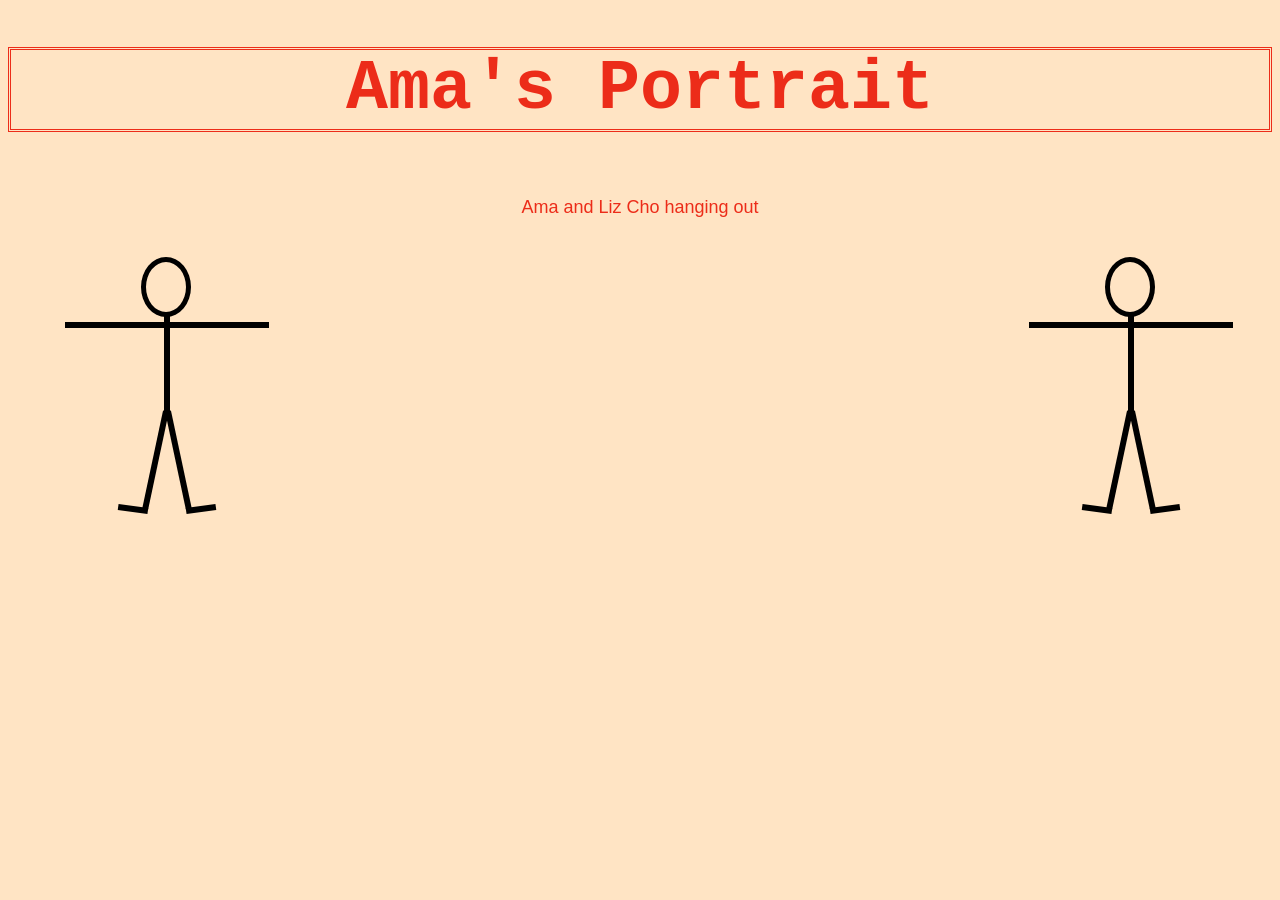
<file: Week04/index.html>
<!DOCTYPE html>
<!-- 
ama achampong
favorite food: fufu https://i.pinimg.com/originals/d1/91/88/d19188f6dcc876c7181db2797e951b70.jpg
favorite movie/show: girls trip & the office & schitts creek & reality tv shows (bachelor & bachelorette)
girls trip: https://m.media-amazon.com/images/M/MV5BMjMwNTEzODUwMV5BMl5BanBnXkFtZTgwNjE5NjA5MjI@._V1_.jpg
schitts creek: https://m.media-amazon.com/images/M/MV5BNWQ1ZmM3MTQtNTVhZC00MWVlLWI5ZjgtYmZiYWQxZjUzZWM0XkEyXkFqcGdeQXVyMzQ2MDI5NjU@._V1_FMjpg_UX1000_.jpg
favorite color: red
majoring in idm and minor in computer science
likes to bake: https://hips.hearstapps.com/hmg-prod.s3.amazonaws.com/images/overhead-view-of-baking-ingredients-and-a-notepad-royalty-free-image-930086476-1546440806.jpg
learning to skateboard: https://res.cloudinary.com/dk-find-out/image/upload/q_80,w_1920,f_auto/MA_00658277_vwlk3l.jpg
should be a private detective/investigator
hopes to be on forbes 30 under 30 https://dg6qn11ynnp6a.cloudfront.net/wp-content/uploads/2021/12/02172609/bevnet_forbes_30under30_thumbnail.jpg
meet liz cho on eyewitness news: https://images.squarespace-cdn.com/content/v1/5dc1c6742286a7136e7dab0e/1574714562740-Z1PUIA71UY96B1ZJZU7L/liz-640x360.png
likes to paint and draw - wants to get into digital art
wants to be a business owner
 -->

 <html>
     <head><title>Ama's Portrait</title>
        <meta name="viewport" content="width=device-width", initial-scale="1.0">
        <link rel="stylesheet" href="styles.css">
        <meta charset="utf-8">
    </head>
    <body class="body">
        <header>
            <h1 class="header1">Ama's Portrait</h1>
        </header>
        <div class="funny"><p>Ama and Liz Cho hanging out</p></div>
            <div class="main">
                <div class="head"></div>
                <div class="torso"></div>
                <div class="leftarm"></div>
                <div class="rightarm"></div>
                <div class="leftleg"></div>
                <div class="leftfoot"></div>
                <div class="rightleg"></div>
                <div class="rightfoot"></div>
            </div>  
            <div class="main2">
                <div class="head2"></div>
                <div class="torso2"></div>
                <div class="leftarm2"></div>
                <div class="rightarm2"></div>
                <div class="leftleg2"></div>
                <div class="leftfoot2"></div>
                <div class="rightleg2"></div>
                <div class="rightfoot2"></div>
            </div>
    </body>
 </html>
</file>
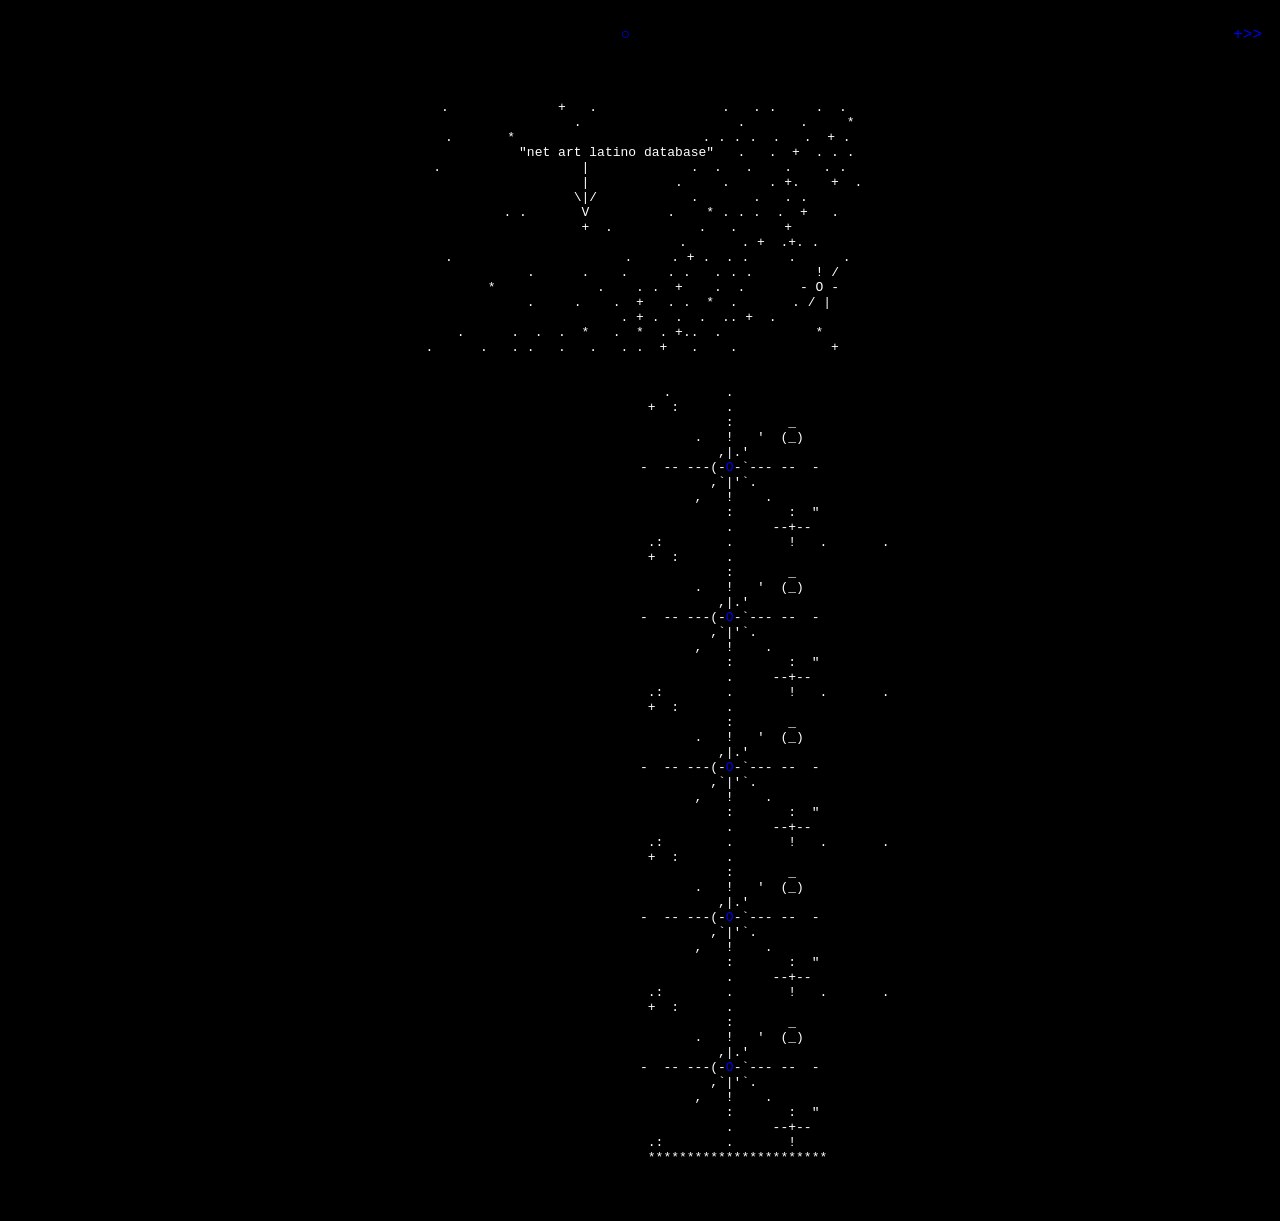
<file: Week06/index.html>
<!DOCTYPE html>
<html lang="en">
<head>
	<meta charset="utf-8">
	<meta name="description" content="latino database">
	<meta name="viewport" content="width=device-width, initial-scale=1">
	<title>Latino Database Response</title>
	<link rel="stylesheet" type="text/css" href='latino.css'>
</head>
<body>

<ul class="navbar">
	<li></li>
	<li><a href="index.html">&#x25CB;</a></li>
	<li><a href="site.html">+>></a></li>
</ul>


<!-- all credit to the creators of the acsii art used here: https://www.asciiart.eu/space/other -->

<pre>
<p id="netTitle">

 .              +   .                .   . .     .  .
                   .                    .       .     *
  .       *                        . . . .  .   .  + .
            "net art latino database"   .   .  +  . . .
.                  |             .  .   .    .    . .
                     |           .     .     . +.    +  .
             \|/            .       .   . .
        . .       V          .    * . . .  .  +   .
            +  .           .   .      +
                            .       . +  .+. .
  .                      .     . + .  . .     .      .
           .      .    .     . .   . . .        ! /
      *             .    . .  +    .  .       - O -
          .     .    .  +   . .  *  .       . / |
               . + .  .  .  .. +  .
.      .  .  .  *   .  *  . +..  .            *
 .      .   . .   .   .   . .  +   .    .            +	 
</p >
<p id="sitenav">
   .       . 
 +  :      .
           :       _
       .   !   '  (_)
          ,|.' 
-  -- ---(-<a href="site.html">O</a>-`--- --  -
         ,`|'`.
       ,   !    .
           :       :  " 
           .     --+--
 .:        .       !   .       . 
 +  :      .
           :       _
       .   !   '  (_)
          ,|.' 
-  -- ---(-<a href="latdatabase_reactions.html">O</a>-`--- --  -
         ,`|'`.
       ,   !    .
           :       :  " 
           .     --+--
 .:        .       !   .       . 
 +  :      .
           :       _
       .   !   '  (_)
          ,|.' 
-  -- ---(-<a href="latdatabase_artistinfo.html">O</a>-`--- --  -
         ,`|'`.
       ,   !    .
           :       :  " 
           .     --+--
 .:        .       !   .       . 
 +  :      .
           :       _
       .   !   '  (_)
          ,|.' 
-  -- ---(-<a href="latdatabase_voyeurhome.html">O</a>-`--- --  -
         ,`|'`.
       ,   !    .
           :       :  " 
           .     --+--
 .:        .       !   .       . 
 +  :      .
           :       _
       .   !   '  (_)
          ,|.' 
-  -- ---(-<a href="creepy.html">O</a>-`--- --  -
         ,`|'`.
       ,   !    .
           :       :  " 
           .     --+--
 .:        .       !
 ***********************
</p>

</pre>





</body>

<html>
</file>
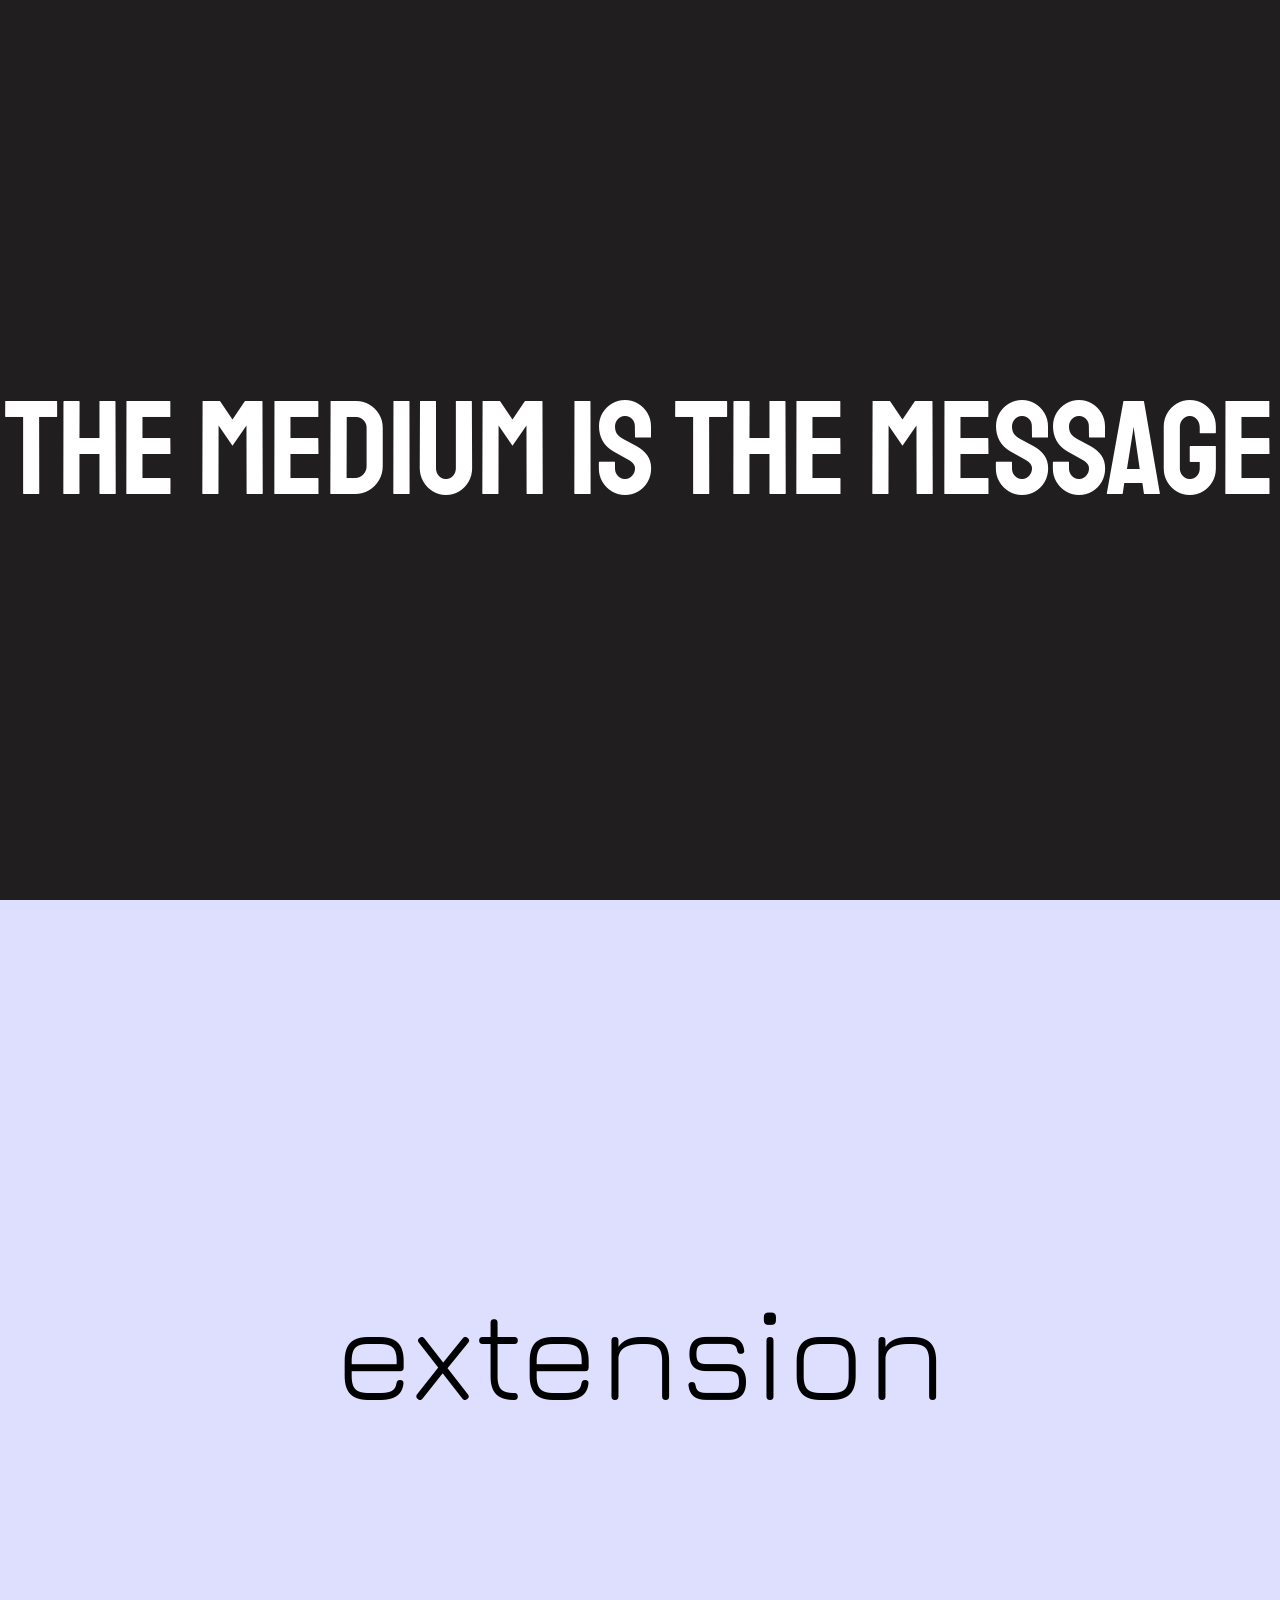
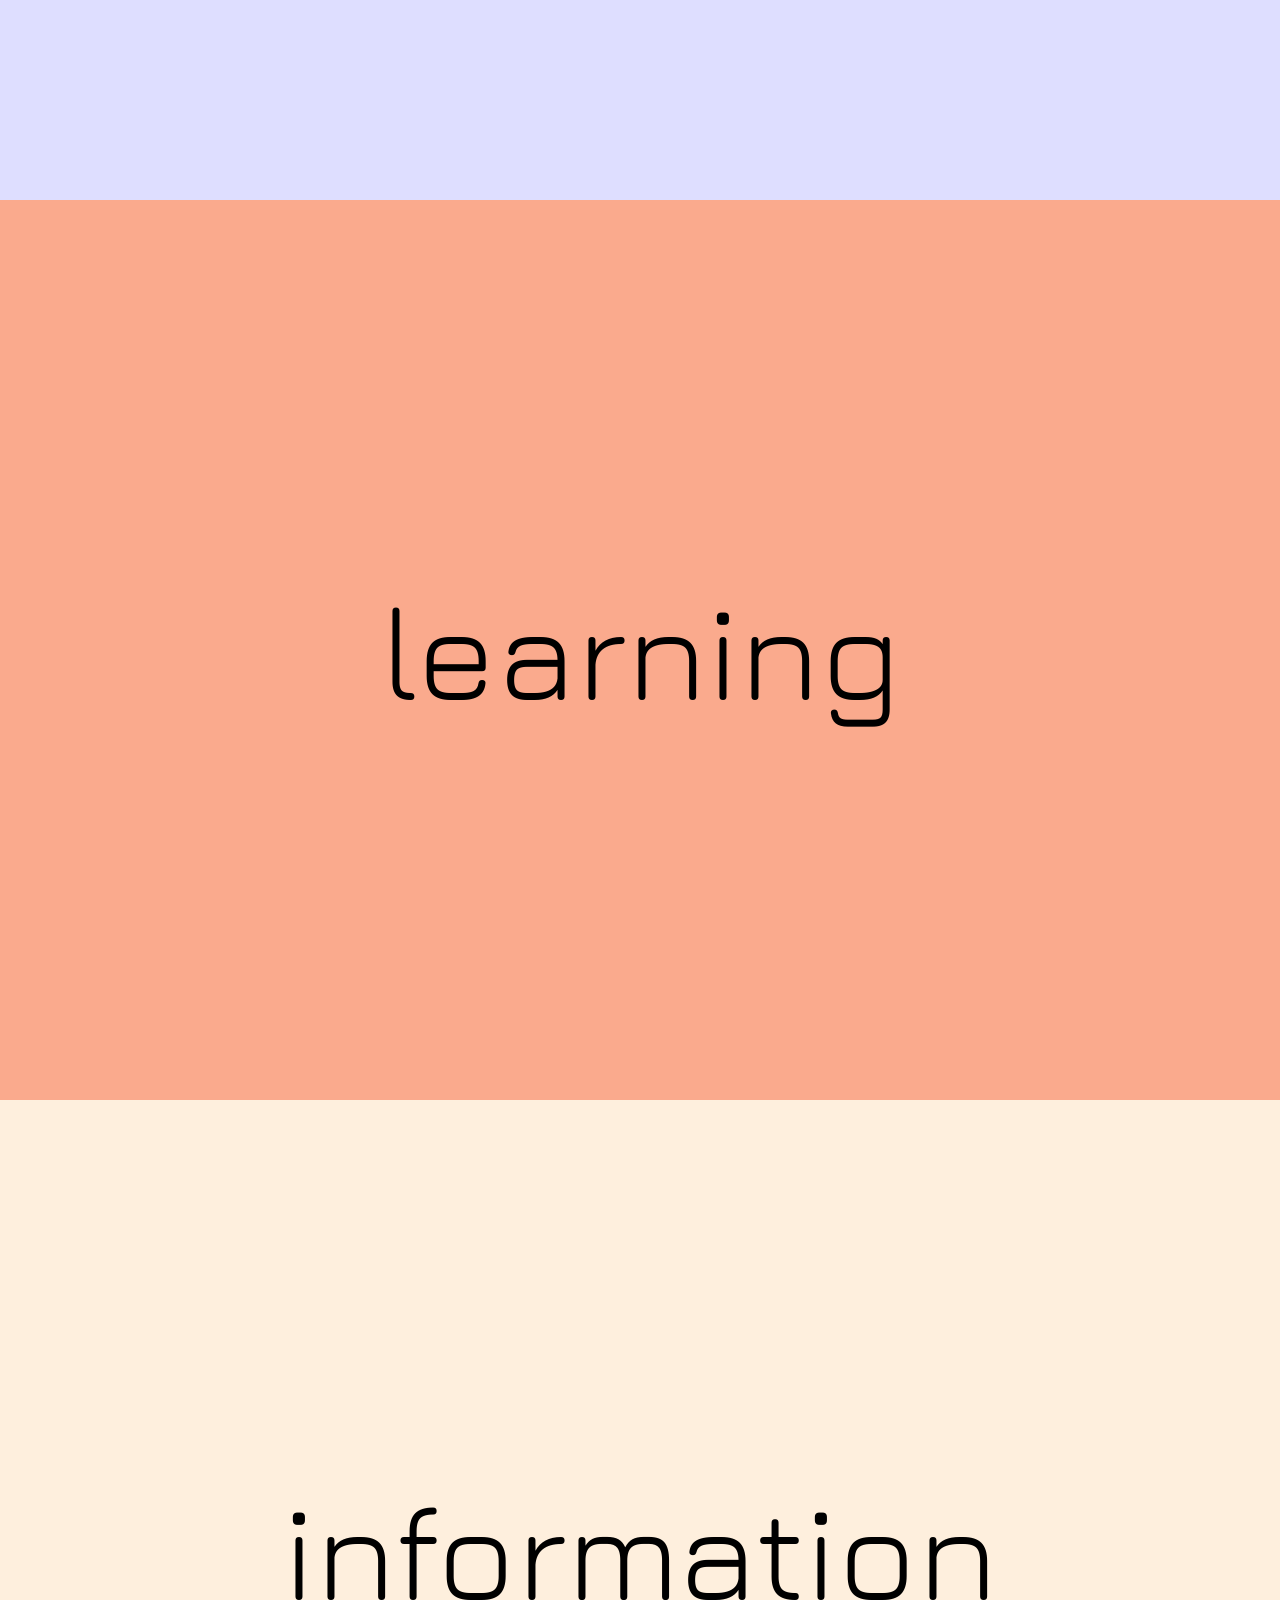
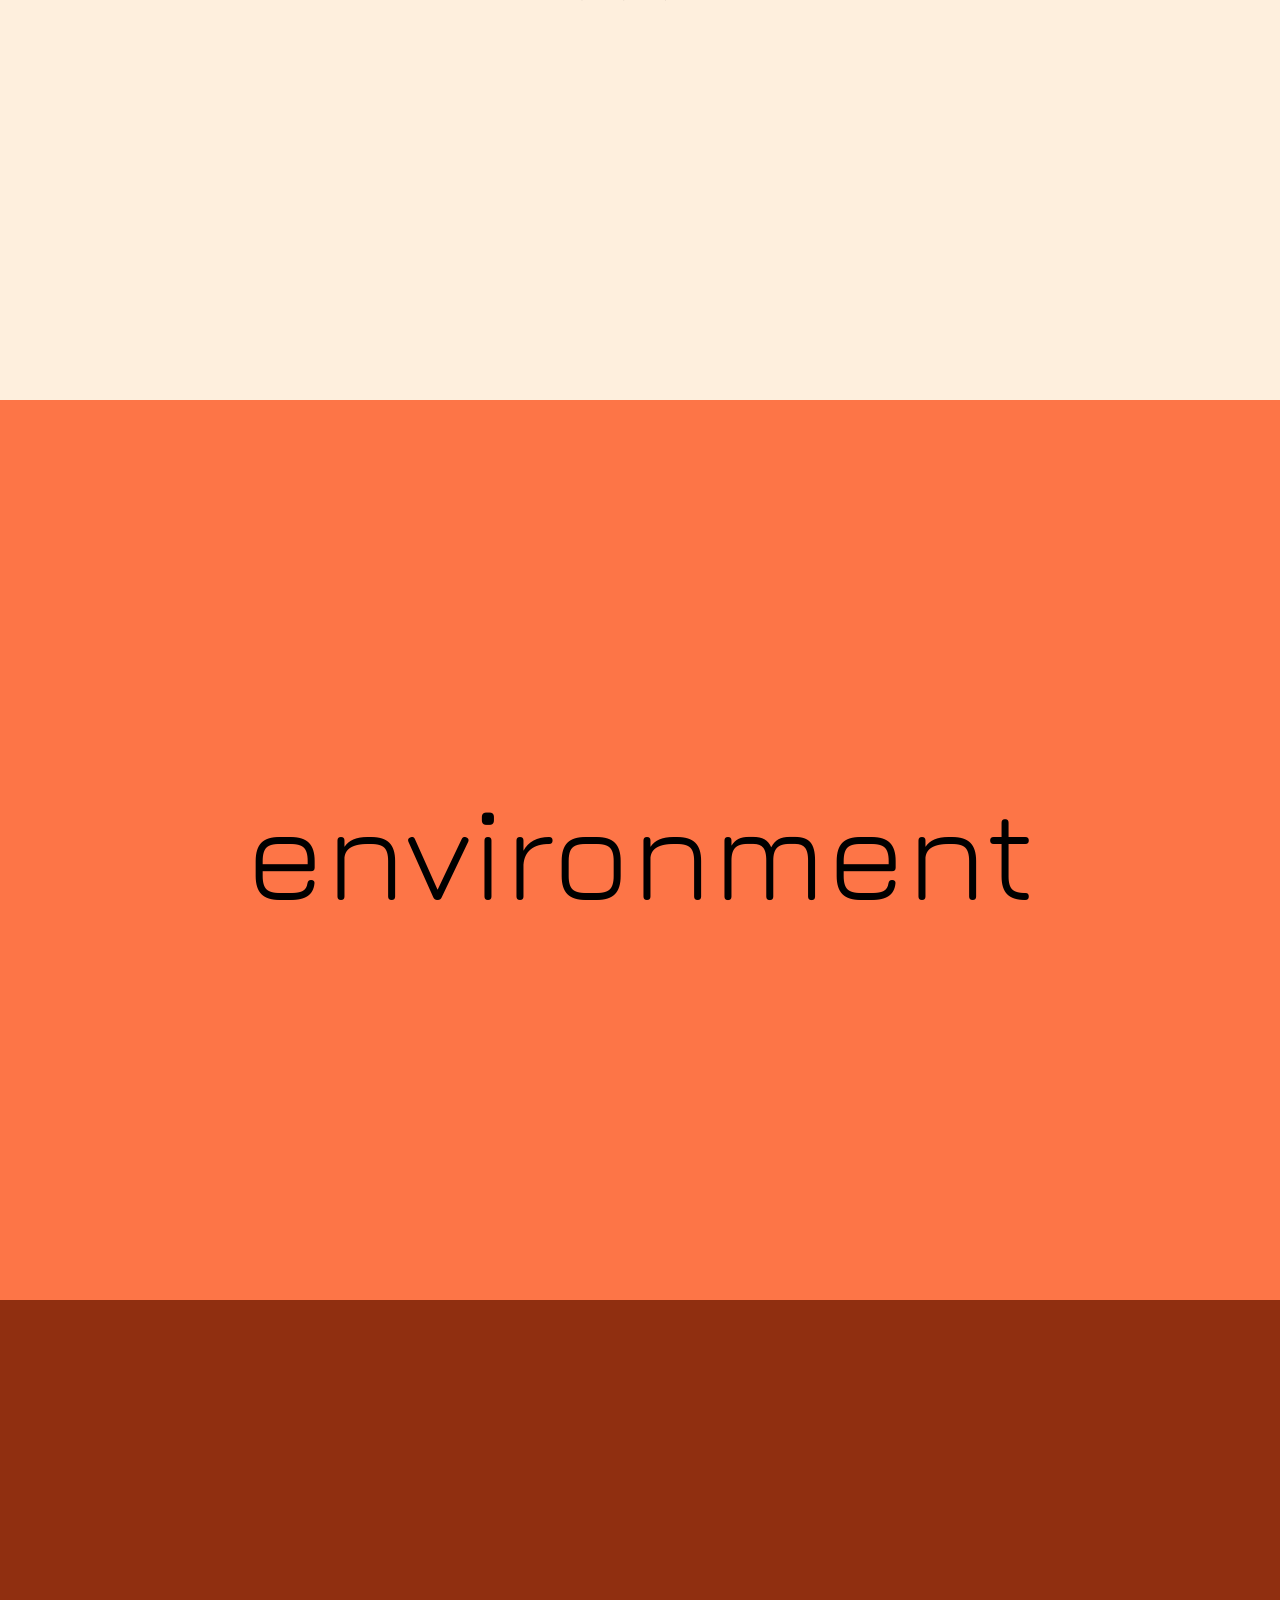
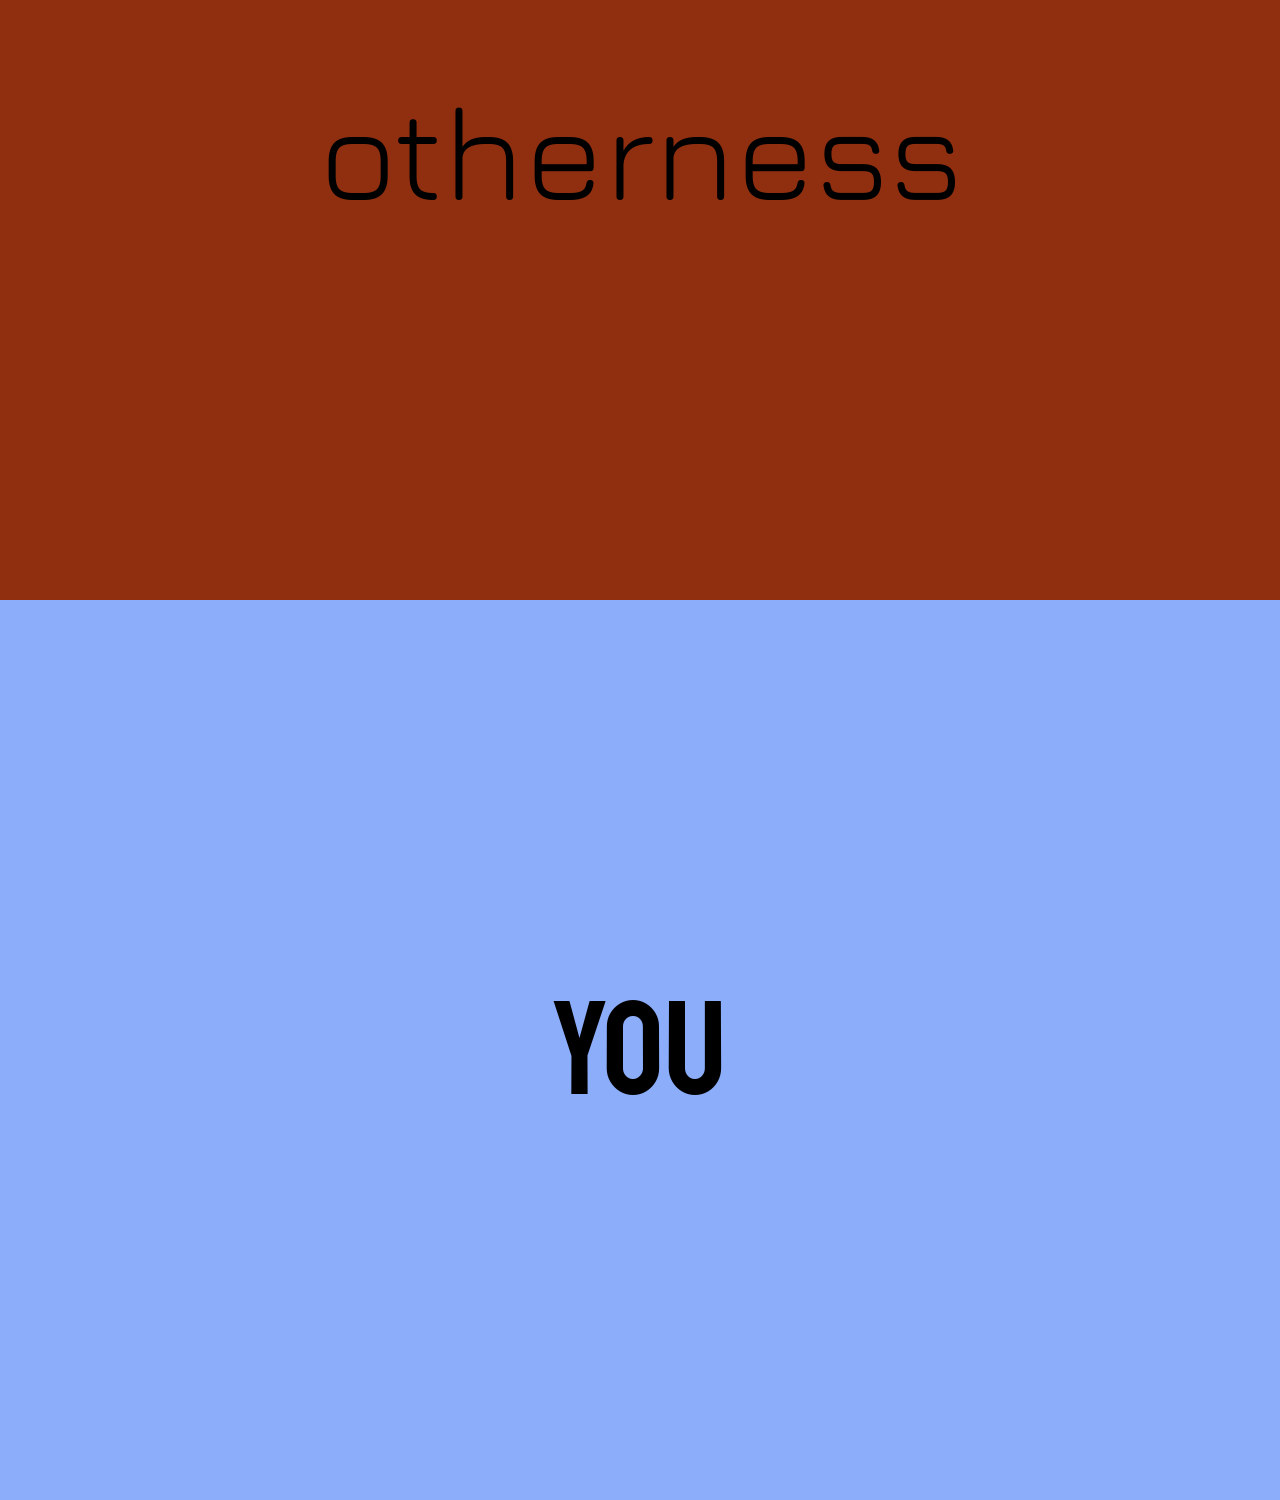
<file: Week10/index.html>
<!DOCTYPE html>
<html lang="en">
<head>
    <meta charset="UTF-8">
    <meta http-equiv="X-UA-Compatible" content="IE=edge">
    <meta name="viewport" content="width=device-width, initial-scale=1.0">
    <link rel="stylesheet" type="text/css" href='medium.css'>
    <link rel="preconnect" href="https://fonts.googleapis.com">
    <link rel="preconnect" href="https://fonts.gstatic.com" crossorigin>
    <link href="https://fonts.googleapis.com/css2?family=Jura:wght@300&family=Staatliches&display=swap" rel="stylesheet">
    <script defer src="medium.js"></script>
    <title>Week 10</title>
</head>
<body>
    <div class="medium">
        <div id="title">The Medium is the Message</div>
        <link rel="preconnect" href="https://fonts.googleapis.com">
        <link rel="preconnect" href="https://fonts.gstatic.com" crossorigin>
        <link href="https://fonts.googleapis.com/css2?family=Staatliches&display=swap" rel="stylesheet">
    </div>
    <div class="extension">
        <div id="ext">extension</div>
    </div>
    <div class="learning">
        <div id="learn">learning</div>
    </div>
    <div class="information">
        <div id="inform">information</div>
    </div>
    <div class="environment">
        <div id="enviro">
            enviro
        </div>
        <div id="nment">
            nment
        </div>
    </div>
    <div class="otherness">
        <div id="otherness">otherness</div>
    </div>
    <div class="you">
        you
    </div>
</body>
</html>
</file>
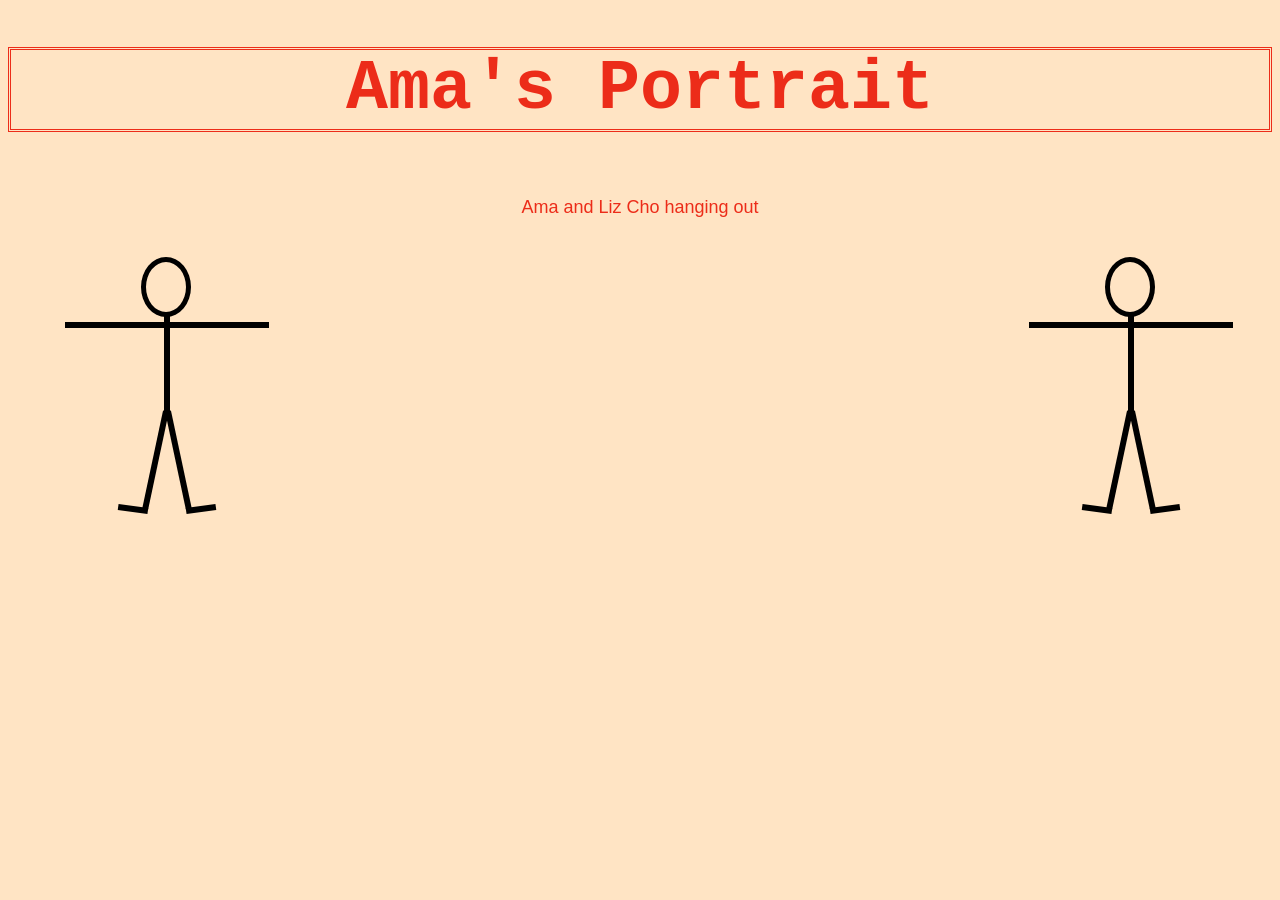
<file: Week04.html>
<!DOCTYPE html>
<!-- 
ama achampong
favorite food: fufu https://i.pinimg.com/originals/d1/91/88/d19188f6dcc876c7181db2797e951b70.jpg
favorite movie/show: girls trip & the office & schitts creek & reality tv shows (bachelor & bachelorette)
girls trip: https://m.media-amazon.com/images/M/MV5BMjMwNTEzODUwMV5BMl5BanBnXkFtZTgwNjE5NjA5MjI@._V1_.jpg
schitts creek: https://m.media-amazon.com/images/M/MV5BNWQ1ZmM3MTQtNTVhZC00MWVlLWI5ZjgtYmZiYWQxZjUzZWM0XkEyXkFqcGdeQXVyMzQ2MDI5NjU@._V1_FMjpg_UX1000_.jpg
favorite color: red
majoring in idm and minor in computer science
likes to bake: https://hips.hearstapps.com/hmg-prod.s3.amazonaws.com/images/overhead-view-of-baking-ingredients-and-a-notepad-royalty-free-image-930086476-1546440806.jpg
learning to skateboard: https://res.cloudinary.com/dk-find-out/image/upload/q_80,w_1920,f_auto/MA_00658277_vwlk3l.jpg
should be a private detective/investigator
hopes to be on forbes 30 under 30 https://dg6qn11ynnp6a.cloudfront.net/wp-content/uploads/2021/12/02172609/bevnet_forbes_30under30_thumbnail.jpg
meet liz cho on eyewitness news: https://images.squarespace-cdn.com/content/v1/5dc1c6742286a7136e7dab0e/1574714562740-Z1PUIA71UY96B1ZJZU7L/liz-640x360.png
likes to paint and draw - wants to get into digital art
wants to be a business owner

code help from: https://codepen.io/lorayoconnell/pen/pyayOP
 -->

 <html>
     <head><title>Ama's Portrait</title>
        <meta name="viewport" content="width=device-width", initial-scale="1.0">
        <link rel="stylesheet" href="styles4.css">
        <meta charset="utf-8">
    </head>
    <body class="body">
        <header>
            <h1 class="header1">Ama's Portrait</h1>
        </header>
        <div class="funny"><p>Ama and Liz Cho hanging out</p></div>
            <div class="main">
                <div class="head"></div>
                <div class="torso"></div>
                <div class="leftarm"></div>
                <div class="rightarm"></div>
                <div class="leftleg"></div>
                <div class="leftfoot"></div>
                <div class="rightleg"></div>
                <div class="rightfoot"></div>
            </div>  
            <div class="main2">
                <div class="head2"></div>
                <div class="torso2"></div>
                <div class="leftarm2"></div>
                <div class="rightarm2"></div>
                <div class="leftleg2"></div>
                <div class="leftfoot2"></div>
                <div class="rightleg2"></div>
                <div class="rightfoot2"></div>
            </div>
    </body>
 </html>
</file>
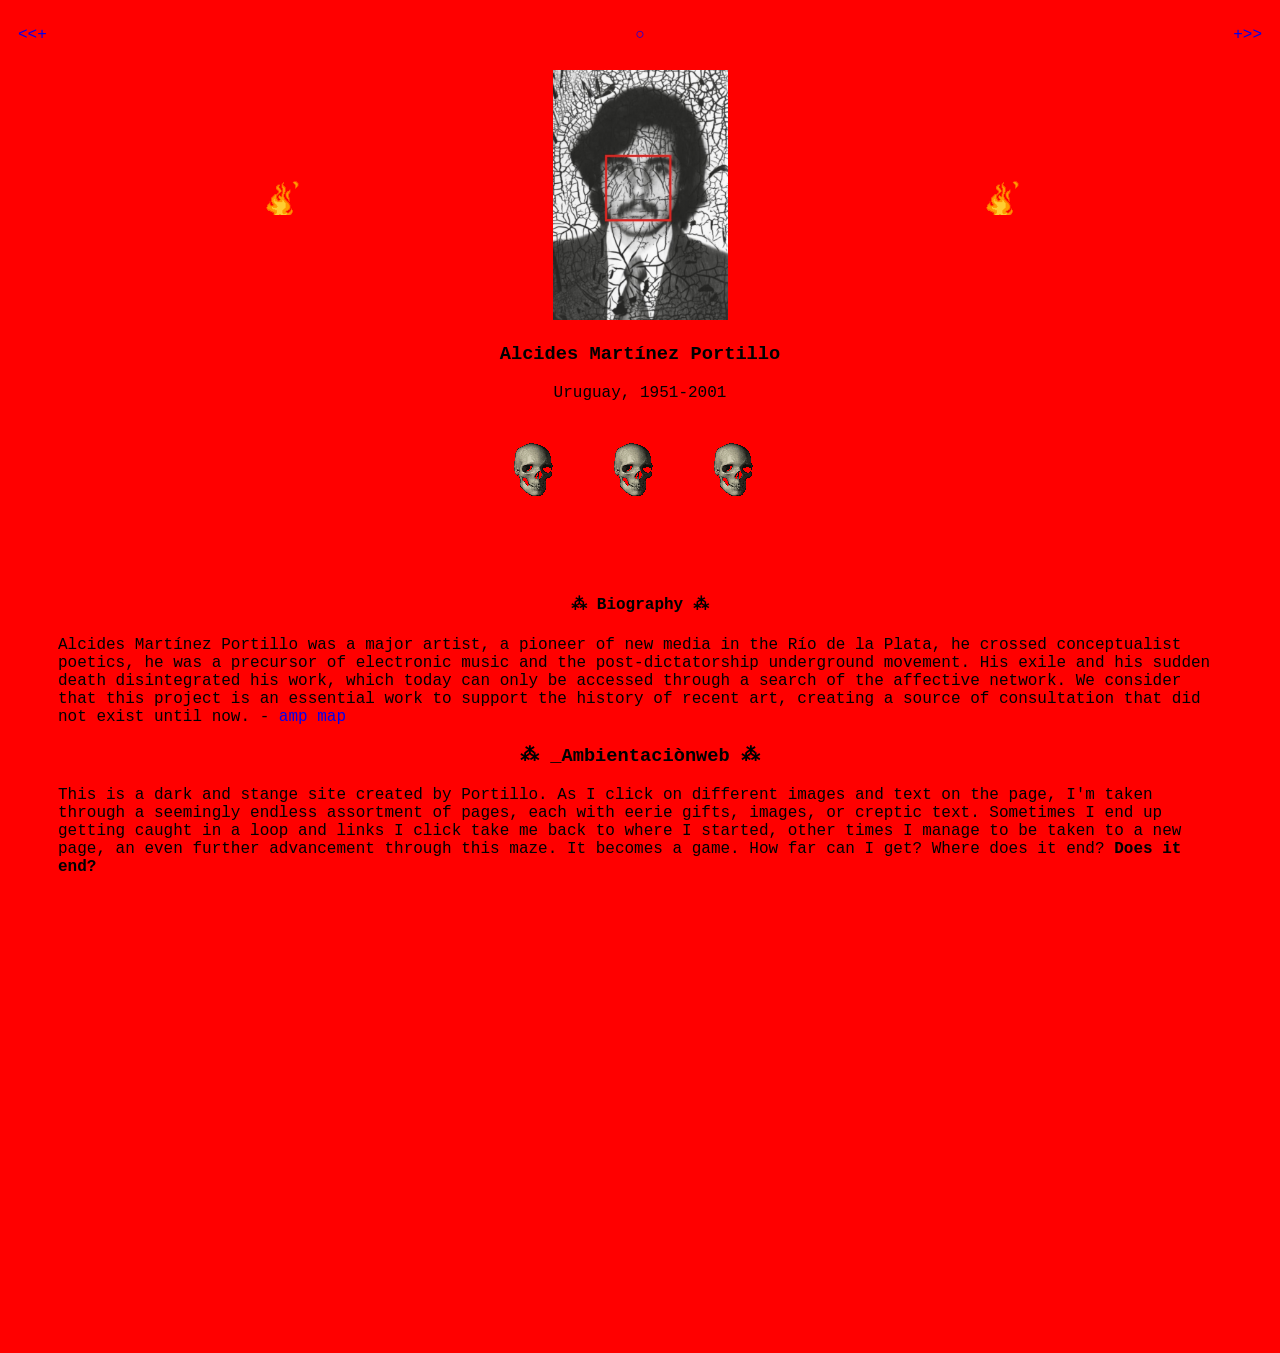
<file: Week06/creepy.html>
<!DOCTYPE html>
<html lang="en">
<head>
    <meta charset="utf-8">
    <meta name="description" content="latino database">
    <meta name="viewport" content="width=device-width, initial-scale=1">
    <title>Latino Database Response</title>
    <link rel="stylesheet" type="text/css" href='latino.css'>
</head>

<body id="creepy">

<ul class="navbar">
    <li><a href="latdatabase_gif1"><<+</a></li>
    <li><a href="index.html">&#x25CB;</a></li>
    <li><a href="index.html">+>></a></li>
</ul>
<div class="artist" >
    <a href="maze4.html"><img src="images/fire2.gif" class="fire"></a>
   <a href="maze6.html"><img src="images/artist.png" class="portrait"></a>
   <a href="maze5.html"><img src="images/fire2.gif" class="fire"></a>
</div>
<p>
   <h3> Alcides Martínez Portillo </h3>
Uruguay, 1951-2001 
</p>

<div id="skull" >
    <a href="maze1.html"><img src="images/skull.gif"></a>
    <a href="maze2.html"><img src="images/skull.gif"></a>
    <a href="maze3.html"><img src="images/skull.gif"></a>
</div>

<section>
    <article>
      <h4>&#8258;  Biography  &#8258;</h4>
    <p>Alcides Martínez Portillo was a major artist, a pioneer of new media in the Río de la Plata, he crossed conceptualist poetics, he was a precursor of electronic music and the post-dictatorship underground movement. His exile and his sudden death disintegrated his work, which today can only be accessed through a search of the affective network. We consider that this project is an essential work to support the history of recent art, creating a source of consultation that did not exist until now. - <a href="https://www.amp.uy">amp map</a></p>  
       <h3>&#8258;  _Ambientaciònweb &#8258;</h3>
       <p>
          This is a dark and stange site created by Portillo. As I click on different images and text on the page, I'm taken through a seemingly endless assortment of pages, each with eerie gifts, images, or creptic text. Sometimes I end up getting caught in a loop and links I click take me back to where I started, other times I manage to be taken to a new page, an even further advancement through this maze. It becomes a game. How far can I get? Where does it end? <strong> Does it end?</strong>
       </p>
   </article> 
</section>
<br>

<iframe src="https://player.vimeo.com/video/685105837?h=dda2f1a045" width="640" height="399" frameborder="0" allow="autoplay; fullscreen; picture-in-picture" allowfullscreen></iframe>

</body>

<html>
</file>
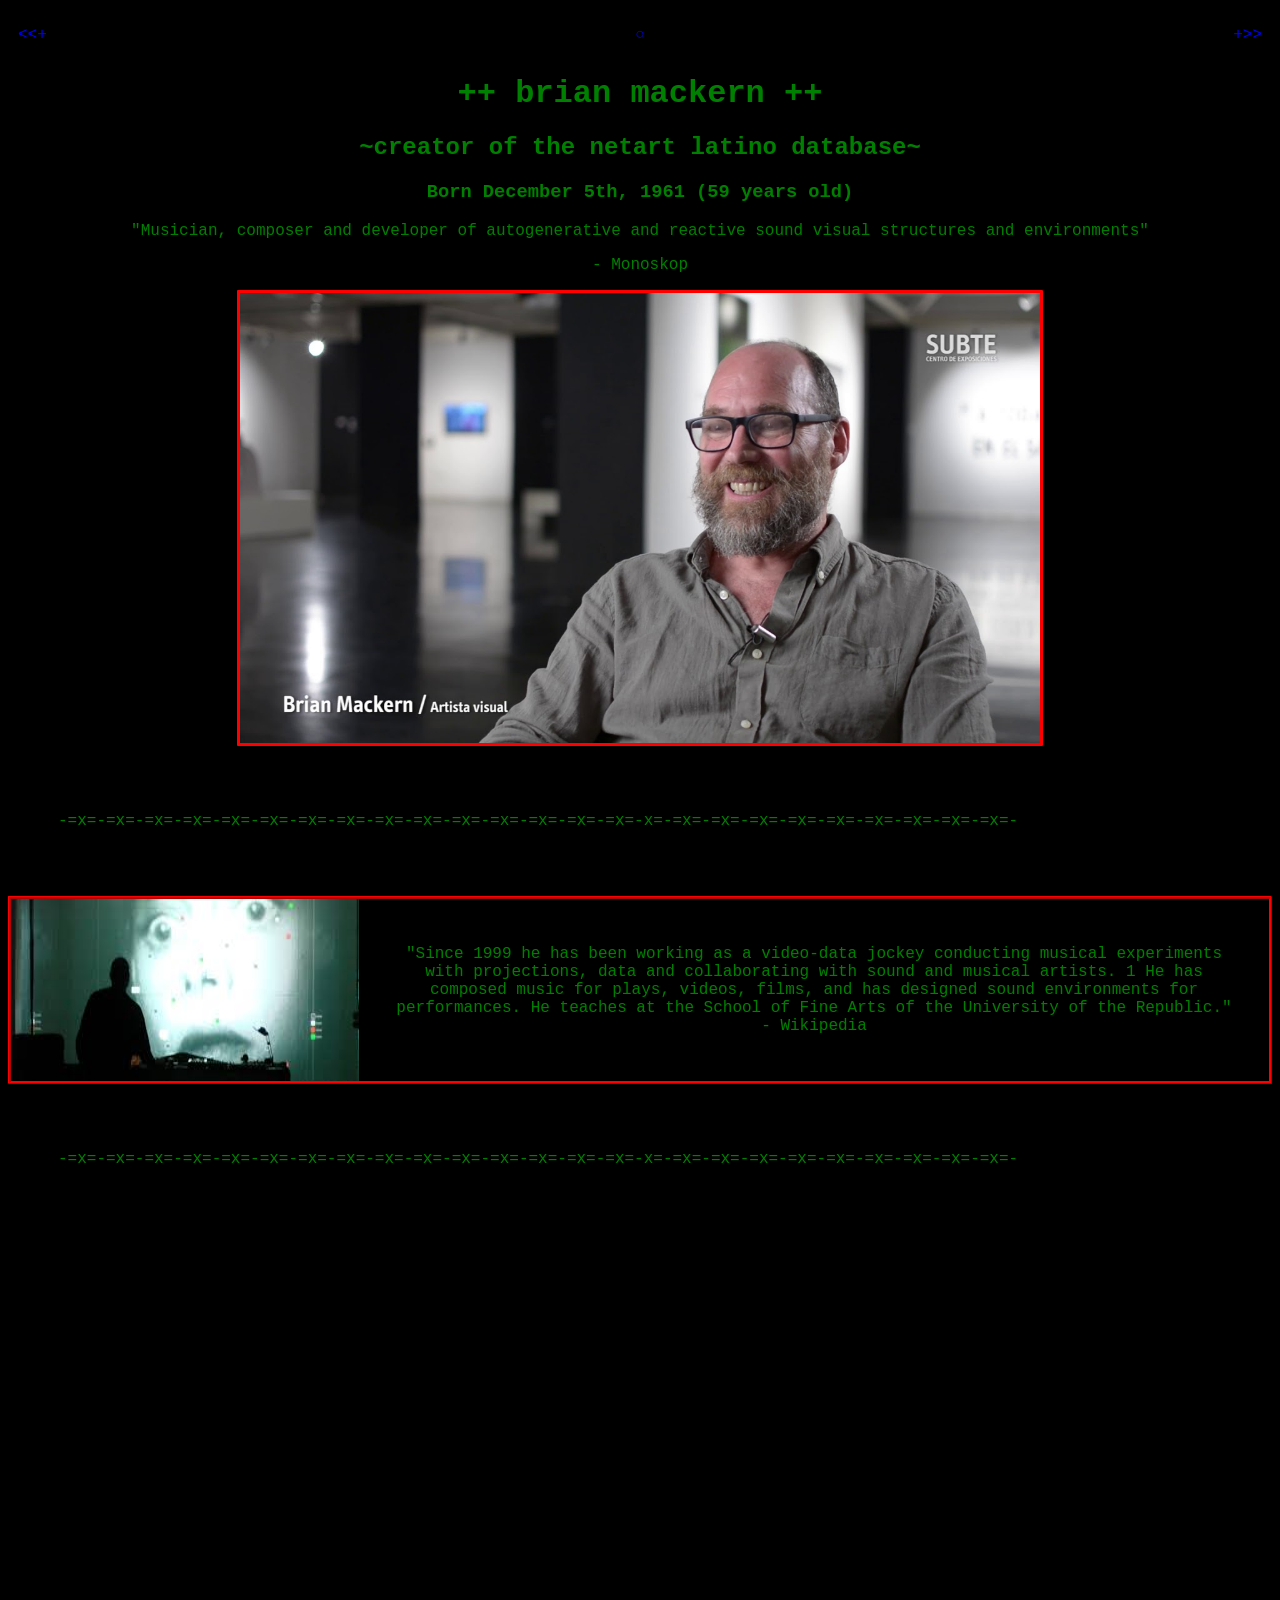
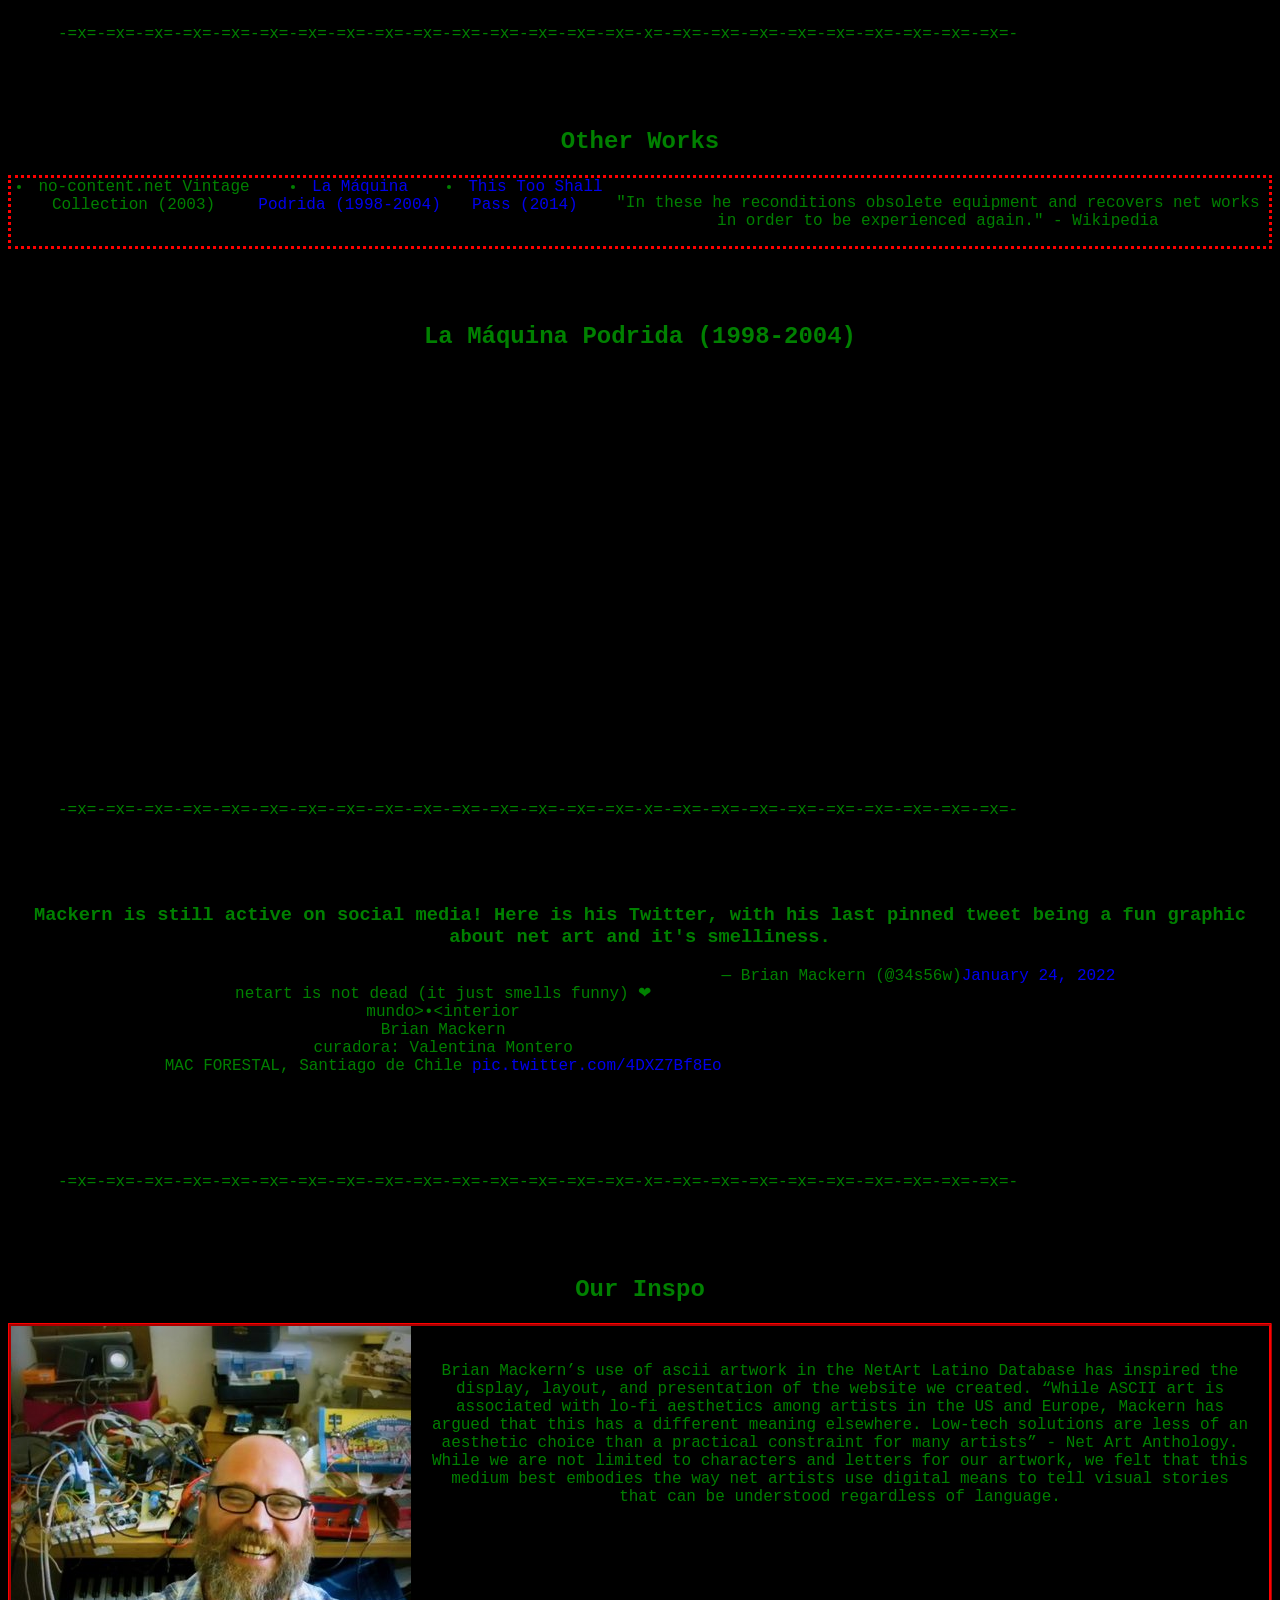
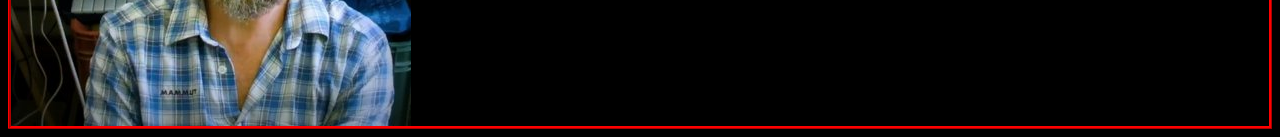
<file: Week06/latdatabase_artistinfo.html>
<!DOCTYPE html>
<html lang="en">
<head>
	<meta charset="utf-8">
	<meta name="description" content="latino database">
	<meta name="viewport" content="width=device-width, initial-scale=1">
	<title>Brian Mackern</title>
	<link rel="stylesheet" type="text/css" href='latdatabase-artistinfo.css'>
</head>

<body id="site">

 <ul class="navbar">
    <li><a href="latdatabase_reactions.html"><<+</a></li>
    <li><a href="index.html">&#x25CB;</a></li>
    <li><a href="latdatabase_voyeurhome.html">+>></a></li>
</ul>
    

<h1>++ brian mackern ++</h1>
<h2>~creator of the netart latino database~</h2>
<h3>Born December 5th, 1961 (59 years old)</h3>
<p>"Musician, composer and developer of autogenerative and reactive sound visual structures and environments"</p>
<p>- Monoskop</p>
<div class="bribri">
    <a href="https://www.youtube.com/embed/ELr0o5h_HpA"><img id="p1" src="images/brian-mackern-portrait2.jpg"></a>
</div>

<div class="divider">
    <p>
        -=x=-=x=-=x=-=x=-=x=-=x=-=x=-=x=-=x=-=x=-=x=-=x=-=x=-=x=-=x=-x=-=x=-=x=-=x=-=x=-=x=-=x=-=x=-=x=-=x=-
    </p>
</div>



<div class="brian">
    <img src="images/brian-mackern-workingjpg.jpg" id="p2">
    <p id="since1999">
        "Since 1999 he has been working as a video-data jockey conducting musical experiments with projections, data and collaborating with sound and musical artists. 1 He has composed music for plays, videos, films, and has designed sound environments for performances. He teaches at the School of Fine Arts of the University of the Republic." - Wikipedia </p>
</div>


<div class="divider">
    <p>
        -=x=-=x=-=x=-=x=-=x=-=x=-=x=-=x=-=x=-=x=-=x=-=x=-=x=-=x=-=x=-x=-=x=-=x=-=x=-=x=-=x=-=x=-=x=-=x=-=x=-
    </p>
</div>


<div class="brian-music">
    <iframe width="100%" height="265" scrolling="no" frameborder="no" src="https://www.reverbnation.com/widget_code/html_widget/artist_241223?widget_id=55&pwc[included_songs]=1&context_type=page_object&pwc[size]=small&pwc[color]=dark" style="width:0px;min-width:100%;max-width:100%;"></iframe>
</div>


<div class="divider">
    <p>
        -=x=-=x=-=x=-=x=-=x=-=x=-=x=-=x=-=x=-=x=-=x=-=x=-=x=-=x=-=x=-x=-=x=-=x=-=x=-=x=-=x=-=x=-=x=-=x=-=x=-
    </p>
</div>


<h2>Other Works</h2>
<div class="otherworks">
    <p>
        <li>no-content.net Vintage Collection (2003)</li>
        <li><a href="http://podrida.netart.org.uy/">La Máquina Podrida (1998-2004)</a></li>
        <li><a href="https://www.liverpool.ac.uk/architecture/research/cava/cityfilm/archive-film/mackern/">This Too Shall Pass (2014)</a></li>
        </p>
        <p>"In these he reconditions obsolete equipment and recovers net works in order to be experienced again." - Wikipedia</p>
</div>

<br>
<br>
<br>

<h2>La Máquina Podrida (1998-2004)</h2>
<div class="Maquina">
    <iframe title="vimeo-player" src="https://player.vimeo.com/video/20346288?h=953640ed05" width="640" height="360" frameborder="0" allowfullscreen></iframe>
</div>



<div class="divider">
    <p>
        -=x=-=x=-=x=-=x=-=x=-=x=-=x=-=x=-=x=-=x=-=x=-=x=-=x=-=x=-=x=-x=-=x=-=x=-=x=-=x=-=x=-=x=-=x=-=x=-=x=-
    </p>
</div>





<div class="tweet">
    <h3 class="smelly">Mackern is still active on social media! Here is his Twitter, with his last pinned tweet being a fun graphic about net art and it's smelliness.</h3>
        <blockquote class="twitter-tweet tw-align-center"><p lang="en" dir="ltr">netart is not dead (it just smells funny) ❤<br>mundo&gt;•&lt;interior<br>Brian Mackern<br>curadora: Valentina Montero<br>MAC FORESTAL, Santiago de Chile <a href="https://t.co/4DXZ7Bf8Eo">pic.twitter.com/4DXZ7Bf8Eo</a></p>&mdash; Brian Mackern (@34s56w) <a href="https://twitter.com/34s56w/status/1485601363560173568?ref_src=twsrc%5Etfw">January 24, 2022</a></blockquote> <script async src="https://platform.twitter.com/widgets.js" charset="utf-8"></script>
</div>



<div class="divider">
    <p>
        -=x=-=x=-=x=-=x=-=x=-=x=-=x=-=x=-=x=-=x=-=x=-=x=-=x=-=x=-=x=-x=-=x=-=x=-=x=-=x=-=x=-=x=-=x=-=x=-=x=-
    </p>
</div>


<h2>Our Inspo</h2>
<div class="brian">
    <img src="images/brian-mackern-portrait.jpg" id="p3">
    <p style="padding: 20px;">Brian Mackern’s use of ascii artwork in the NetArt Latino Database has inspired the display, layout, and presentation of the website we created. “While ASCII art is associated with lo-fi aesthetics among artists in the US and Europe, Mackern has argued that this has a different meaning elsewhere. Low-tech solutions are less of an aesthetic choice than a practical constraint for many artists” - Net Art Anthology. While we are not limited to characters and letters for our artwork, we felt that this medium best embodies the way net artists use digital means to tell visual stories that can be understood regardless of language.</p>
</div>
</file>
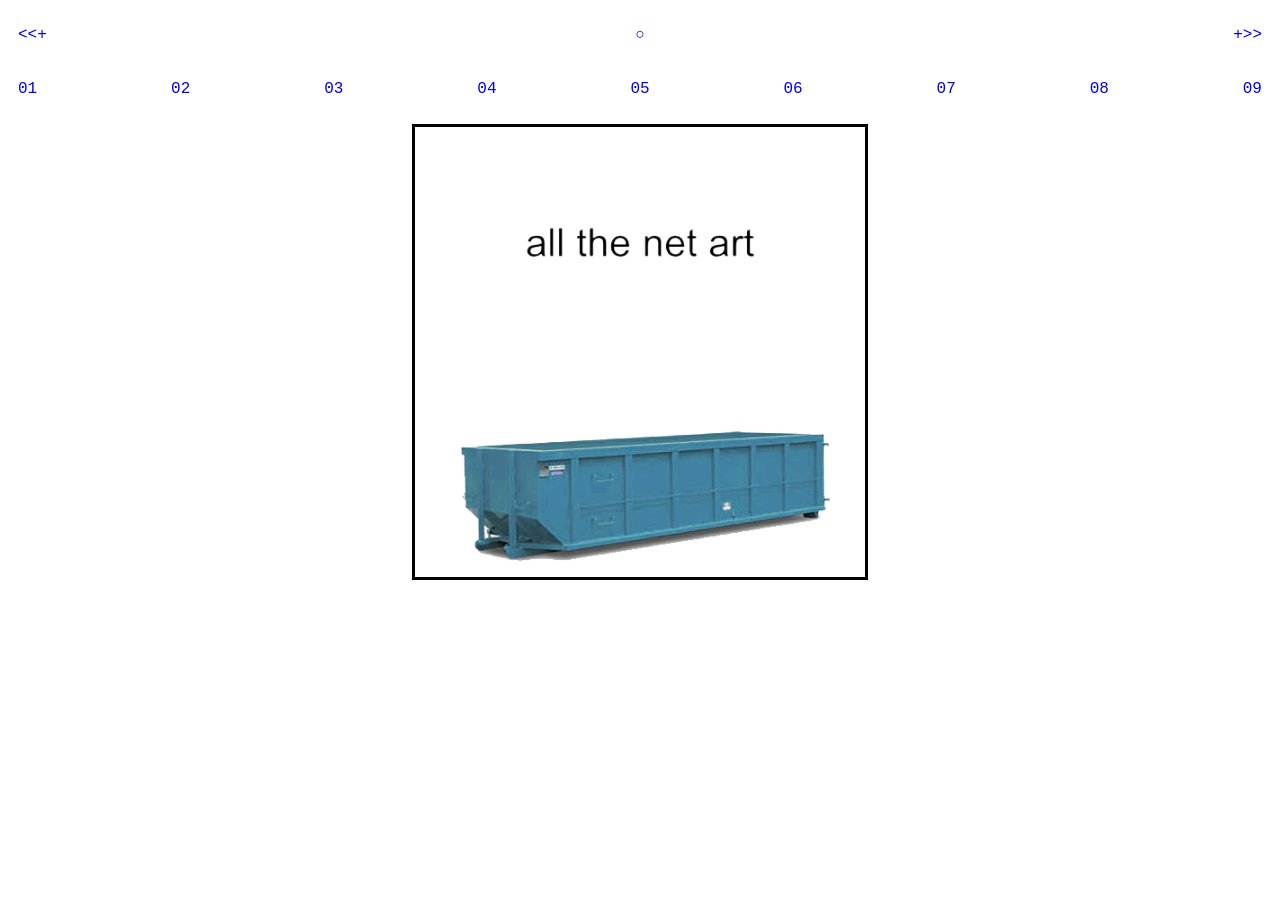
<file: Week06/latdatabase_gif1.html>
<!DOCTYPE html>
<html lang="en">
<head>
	<meta charset="utf-8">
	<meta name="description" content="latino database">
	<meta name="viewport" content="width=device-width, initial-scale=1">
	<title>Voyeur GIFs</title>
	<link rel="stylesheet" type="text/css" href='latdatabase_gif1.css'>
</head>

<header>
	<ul class="navbar">
		<li><a href="latdatabase_voyeurhome.html"><<+</a></li>
		<li><a href="index.html">&#x25CB;</a></li>
		<li><a href="latdatabase_gif2.html">+>></a></li>
	</ul>
	
	<ul class="navbar">
		<li><a href="latdatabase_gif1.html">01</a></li>
		<li><a href="latdatabase_gif2.html">02</a></li>
		<li><a href="latdatabase_gif3.html">03</a></li>
		<li><a href="latdatabase_gif4.html">04</a></li>
		<li><a href="latdatabase_gif5.html">05</a></li>
		<li><a href="latdatabase_gif6.html">06</a></li>
		<li><a href="latdatabase_gif7.html">07</a></li>
		<li><a href="latdatabase_gif8.html">08</a></li>
		<li><a href="latdatabase_gif9.html">09</a></li>
	</ul>
</header>

<body id="site">
	

<div class="gif1">
	<img id=gifff src="images/allthenetart.gif" height="450px">
</div>

</body>
</file>
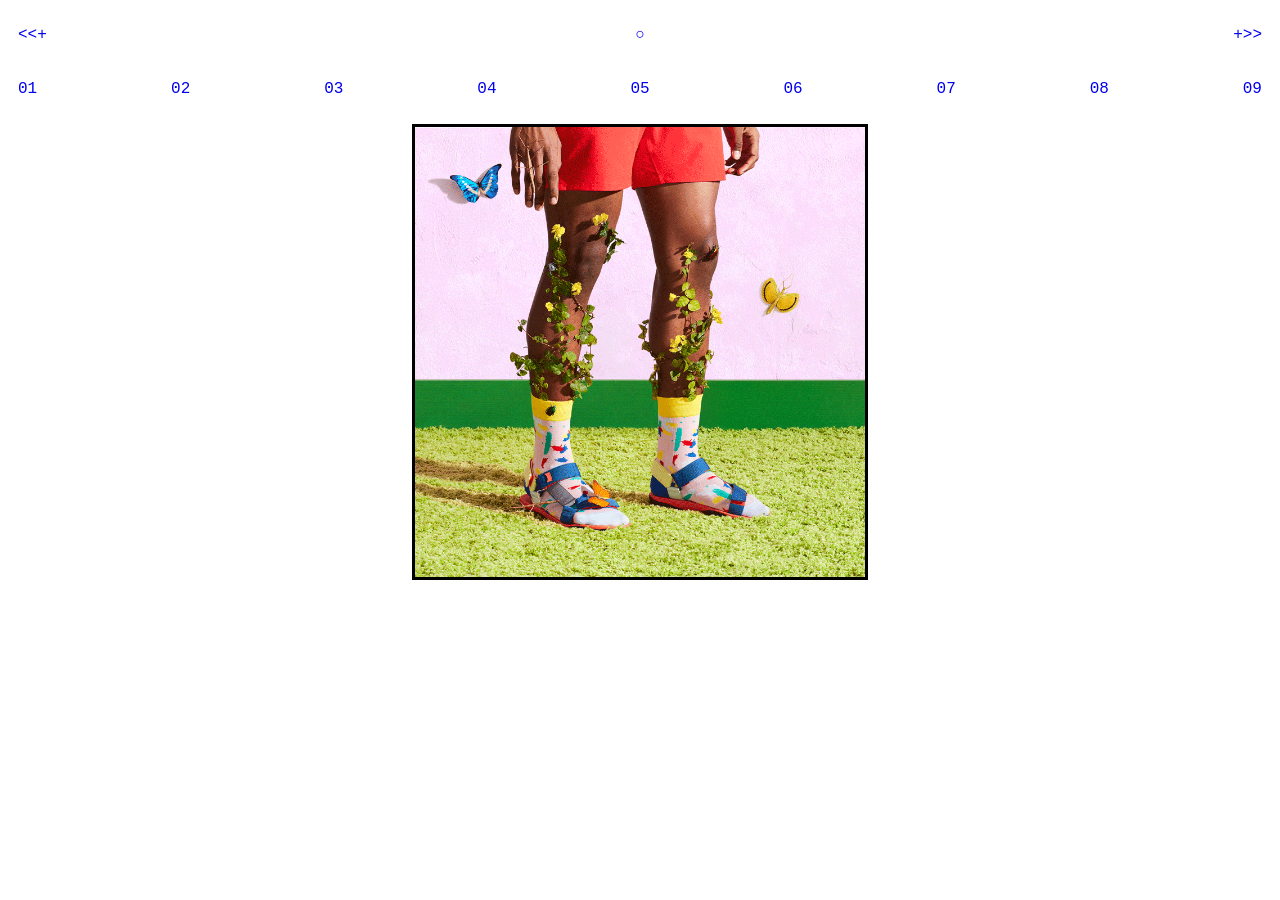
<file: Week06/latdatabase_gif2.html>
<!DOCTYPE html>
<html lang="en">
<head>
	<meta charset="utf-8">
	<meta name="description" content="latino database">
	<meta name="viewport" content="width=device-width, initial-scale=1">
	<title>Voyeur GIFs</title>
	<link rel="stylesheet" type="text/css" href='latdatabase_gif1.css'>
</head>

<header>
	<ul class="navbar">
		<li><a href="latdatabase_voyeurhome.html"><<+</a></li>
		<li><a href="index.html">&#x25CB;</a></li>
		<li><a href="latdatabase_gif3.html">+>></a></li>
	</ul>
	
	<ul class="navbar">
		<li><a href="latdatabase_gif1.html">01</a></li>
		<li><a href="latdatabase_gif2.html">02</a></li>
		<li><a href="latdatabase_gif3.html">03</a></li>
		<li><a href="latdatabase_gif4.html">04</a></li>
		<li><a href="latdatabase_gif5.html">05</a></li>
		<li><a href="latdatabase_gif6.html">06</a></li>
		<li><a href="latdatabase_gif7.html">07</a></li>
		<li><a href="latdatabase_gif8.html">08</a></li>
		<li><a href="latdatabase_gif9.html">09</a></li>
	</ul>
</header>

<body id="site">
	

<div class="gif1">
	<img id=gifff src="images/legs.gif" height="450px">
</div>

</body>
</file>
<file: Week04/styles.css>
.header1 {
    font-family:'Courier New', Courier, monospace;
    font-size: 70px;
    border-style:double;
    text-align: center;
    text-shadow: 10px;
    color: #EC2C19;
}
.body {
    background-color: bisque;
}


.funny {
    display: flex;
    justify-content: center;
    align-items: center;
    font-family: Verdana, Geneva, Tahoma, sans-serif;
    font-size: large;
    color: #EC2C19;
}

* {
    box-sizing: border-box;
  }
  
  .main {
    width: 300px;
    height: 300px;
    display: block;
    position: relative;
    justify-content: center;
    align-items: center;
    text-align: center;
    float: left;
  }
  
  .head {
    width: 50px;
    height: 60px;
    border: 5px solid black;
    border-radius: 50%;
    display: block;
    position: absolute;
    top: 21px;
    left: 133px;
    z-index: 1;
    animation: rock 1s alternate infinite ease-in-out;
    transform-origin: center bottom;
  }
  
  @keyframes rock {
    0% {
      transform: rotate(-10deg);
    }
    100% {
      transform: rotate(10deg);
    }
  }
  
  .torso {
    width: 6px;
    height: 100px;
    border: 3px solid black;
    display: block;
    position: absolute;
    top: 80px;
    left: 156px;
  }
  
  .leftleg {
    width: 6px;
    height: 100px;
    border: 3px solid black;
    display: block;
    position: absolute;
    top: 175px;
    left: 155px;
    transform: rotate(12deg);
    transform-origin: top;
  }
  
  .rightleg {
    width: 6px;
    height: 100px;
    border: 3px solid black;
    display: block;
    position: absolute;
    top: 175px;
    left: 157px;
    transform: rotate(-12deg);
    transform-origin: top;
  }
  
  .leftarm {
    width: 100px;
    height: 6px;
    border: 3px solid black;
    display: block;
    position: absolute;
    top: 86px;
    left: 57px;
    animation: wave 1s alternate infinite ease-in-out;
    transform-origin: 100%;
  }
  
  @keyframes wave {
    0% {
      transform: rotate(-20deg);
    }
    100% {
      transform: rotate(40deg);
    }
  }
  
  .rightarm {
    width: 100px;
    height: 6px;
    border: 3px solid black;
    display: block;
    position: absolute;
    top: 86px;
    left: 161px;
    animation: wave2 1s alternate infinite ease-in-out;
    transform-origin: 0%;
  }
  
  @keyframes wave2 {
    0% {
      transform: rotate(20deg);
    }
    100% {
      transform: rotate(-40deg);
    }
  }
  
  .leftfoot {
    width: 30px;
    height: 6px;
    border: 3px solid black;
    display: block;
    position: absolute;
    top: 270px;
    left: 110px;
    transform: rotate(8deg);
  }
  
  .rightfoot {
    width: 30px;
    height: 6px;
    border: 3px solid black;
    display: block;
    position: absolute;
    top: 270px;
    left: 178px;
    transform: rotate(-8deg);
  }

  .main2 {
    width: 300px;
    height: 300px;
    display: block;
    position: relative;
    justify-content: center;
    align-items: center;
    text-align: center;
    float: right;
  }

  
  .head2 {
    width: 50px;
    height: 60px;
    border: 5px solid black;
    border-radius: 50%;
    display: block;
    position: absolute;
    top: 21px;
    left: 133px;
    z-index: 1;
    animation: rock 1s alternate infinite ease-in-out;
    transform-origin: center bottom;
  }
  
  @keyframes rock {
    0% {
      transform: rotate(-10deg);
    }
    100% {
      transform: rotate(10deg);
    }
  }
  
  .torso2 {
    width: 6px;
    height: 100px;
    border: 3px solid black;
    display: block;
    position: absolute;
    top: 80px;
    left: 156px;
  }
  
  .leftleg2 {
    width: 6px;
    height: 100px;
    border: 3px solid black;
    display: block;
    position: absolute;
    top: 175px;
    left: 155px;
    transform: rotate(12deg);
    transform-origin: top;
  }
  
  .rightleg2 {
    width: 6px;
    height: 100px;
    border: 3px solid black;
    display: block;
    position: absolute;
    top: 175px;
    left: 157px;
    transform: rotate(-12deg);
    transform-origin: top;
  }
  
  .leftarm2 {
    width: 100px;
    height: 6px;
    border: 3px solid black;
    display: block;
    position: absolute;
    top: 86px;
    left: 57px;
    animation: wave 1s alternate infinite ease-in-out;
    transform-origin: 100%;
  }
  
  @keyframes wave {
    0% {
      transform: rotate(-20deg);
    }
    100% {
      transform: rotate(40deg);
    }
  }
  
  .rightarm2 {
    width: 100px;
    height: 6px;
    border: 3px solid black;
    display: block;
    position: absolute;
    top: 86px;
    left: 161px;
    animation: wave2 1s alternate infinite ease-in-out;
    transform-origin: 0%;
  }
  
  @keyframes wave2 {
    0% {
      transform: rotate(20deg);
    }
    100% {
      transform: rotate(-40deg);
    }
  }
  
  .leftfoot2 {
    width: 30px;
    height: 6px;
    border: 3px solid black;
    display: block;
    position: absolute;
    top: 270px;
    left: 110px;
    transform: rotate(8deg);
  }
  
  .rightfoot2 {
    width: 30px;
    height: 6px;
    border: 3px solid black;
    display: block;
    position: absolute;
    top: 270px;
    left: 178px;
    transform: rotate(-8deg);
  }
</file>
<file: Week06/latino.css>
body{
	background: black;
	font-family: Courier;
	color: white;
	text-align: center;

}

a:visited {
	text-decoration: none;
	color: inherit;
}

a:link {
	text-decoration: none;
}

a:hover {
	color: blue;
}

body#site{
	color: green;
}
.navbar{
	list-style: none;
	display: flex;
	justify-content:space-between;
	padding: 10px;

}

body#creepy{
	color: black;
	background: red;
}


#netTitle {
	text-align: center;
	margin: 0;
}

#sitenav{
	margin-top: 0;
	margin-right: auto;
	margin-left: auto;
	width: 0px;
}

#art1 {
text-align: center;
margin-top: 0;

}

#skull {

	display: flex;
	justify-content: center;
}

.info{
	display: flex;
	align-items: center;
}
.image{
	width: auto;
	height: 20px;
	padding: 10px;
	padding-left: 10px;
	margin-left: auto;
	margin-right: auto;
}

.info .text{
	flex: 1;
	padding: 10px;
}

.info2 {
	display: flex;
	align-items: flex-start;
}



.portrait{
	width: 175px;
	height: auto;
}

.fire{
	width: 40px;
	height: 40px;
}

.artist{
	display: flex;
	justify-content: space-evenly;
	align-items: center;
}

article{
	height: 300px;
	padding: 50px;
}

section{
	display: flex;
	flex-direction: column;
	text-align: left;

}

h4{
	text-align: center;
}

h3{
	text-align: center;
}

body#maze1{
	background-color: white;
}

.jesus{
	width: 200px;
	height: auto;
	margin-top: 220px;
}

.maze2i{
	display: flex;
	flex-direction: column;
	align-items: center;
}

#redhouse{
	width: 200px;
	height: auto;
	margin-top: 220px;
}


body#maze3{
	background-image: url("images/galaxy.png")
}

#milky{
	display: flex;
	margin-top: 20px;
	margin-left: 100px;
	width: 50px;
	height: auto;
	
}

#earth{
	display: flex;
	margin-left: auto;
	margin-right: auto;
	margin-top: 300px;
}

#galstuff{
	margin-top: 200px;
	margin-left: 800px;
	display: flex;
	height: 30px;
	width: auto;
}

#sparkle {
	display: flex;
	margin-top: -200px;
	margin-left: auto;
	margin-right: 30px;
}

body#maze4{
	background-color: white;

}

body#maze5{
	background-image: url("images/michael.PNG") ;
}

.parent {
  position: absolute;
  top: 25px;
  left: 25px;

}
.heart {
display: flex;
flex-direction: column;
margin-left: auto;
margin-right: auto;

width: 150px;


}

.michael{
	display: flex;
	width: 300px;
	margin: auto;
	margin-top: 200px;
	
}


body#maze6{
	background-image: url("images/drained.jpg");
}
</file>
<file: Week10/medium.css>
body{
    margin: 0px;
}

::-webkit-scrollbar {
    width: 0;
    background: transparent;
  }

#title {
    cursor: url(images/brain.png), pointer;
}

.medium {
    display: flex;
    background-color: #201E1F;
    height: 100vh;
    width: auto;
    justify-content: center;
    align-items: center;
    font-size: 100pt;
    text-align: center;
    font-family: 'Staatliches', cursive;
    color: white;
}

.extension {
    display: flex;
    background-color: #DEDEFF;
    width: 100%;
    height: 100vh;
    margin: 0px;
    font-family: 'Jura', sans-serif;
    justify-content: center;
    align-items: center;
    font-size: 100pt;
    text-align: center;
    background-image: none;
}

.learning {
    display: flex;
    background-color: #FAAA8D;
    width: 100%;
    height: 100vh;
    margin: 0px;
    font-family: 'Jura', sans-serif;
    justify-content: center;
    align-items: center;
    font-size: 100pt;
    text-align: center;
}

.information {
    display: flex;
    background-color: #feefdd;
    width: 100%;
    height: 100vh;
    margin: 0px;
    font-family: 'Jura', sans-serif;
    justify-content: center;
    align-items: center;
    font-size: 100pt;
    text-align: center;
}

.environment {
    display: flex;
    background-color: #FD7547;
    width: 100%;
    height: 100vh;
    margin: 0px;
    font-family: 'Jura', sans-serif;
    justify-content: center;
    align-items: center;
    font-size: 100pt;
    text-align: center;
}

.otherness {
    display: flex;
    background-color: #902F10;
    width: 100%;
    height: 100vh;
    margin: 0px;
    font-family: 'Jura', sans-serif;
    justify-content: center;
    align-items: center;
    font-size: 100pt;
    text-align: center;
}

.you {
    display: flex;
    background-color: #8CADFA;
    width: 100%;
    height: 100vh;
    margin: 0px;
    font-family: 'Staatliches', cursive;
    justify-content: center;
    align-items: center;
    font-size: 100pt;
    text-align: center;
}
</file>
<file: styles4.css>
.header1 {
    font-family:'Courier New', Courier, monospace;
    font-size: 70px;
    border-style:double;
    text-align: center;
    text-shadow: 10px;
    color: #EC2C19;
}
.body {
    background-color: bisque;
}


.funny {
    display: flex;
    justify-content: center;
    align-items: center;
    font-family: Verdana, Geneva, Tahoma, sans-serif;
    font-size: large;
    color: #EC2C19;
}

* {
    box-sizing: border-box;
  }
  
  .main {
    width: 300px;
    height: 300px;
    display: block;
    position: relative;
    justify-content: center;
    align-items: center;
    text-align: center;
    float: left;
  }
  
  .head {
    width: 50px;
    height: 60px;
    border: 5px solid black;
    border-radius: 50%;
    display: block;
    position: absolute;
    top: 21px;
    left: 133px;
    z-index: 1;
    animation: rock 1s alternate infinite ease-in-out;
    transform-origin: center bottom;
  }
  
  @keyframes rock {
    0% {
      transform: rotate(-10deg);
    }
    100% {
      transform: rotate(10deg);
    }
  }
  
  .torso {
    width: 6px;
    height: 100px;
    border: 3px solid black;
    display: block;
    position: absolute;
    top: 80px;
    left: 156px;
  }
  
  .leftleg {
    width: 6px;
    height: 100px;
    border: 3px solid black;
    display: block;
    position: absolute;
    top: 175px;
    left: 155px;
    transform: rotate(12deg);
    transform-origin: top;
  }
  
  .rightleg {
    width: 6px;
    height: 100px;
    border: 3px solid black;
    display: block;
    position: absolute;
    top: 175px;
    left: 157px;
    transform: rotate(-12deg);
    transform-origin: top;
  }
  
  .leftarm {
    width: 100px;
    height: 6px;
    border: 3px solid black;
    display: block;
    position: absolute;
    top: 86px;
    left: 57px;
    animation: wave 1s alternate infinite ease-in-out;
    transform-origin: 100%;
  }
  
  @keyframes wave {
    0% {
      transform: rotate(-20deg);
    }
    100% {
      transform: rotate(40deg);
    }
  }
  
  .rightarm {
    width: 100px;
    height: 6px;
    border: 3px solid black;
    display: block;
    position: absolute;
    top: 86px;
    left: 161px;
    animation: wave2 1s alternate infinite ease-in-out;
    transform-origin: 0%;
  }
  
  @keyframes wave2 {
    0% {
      transform: rotate(20deg);
    }
    100% {
      transform: rotate(-40deg);
    }
  }
  
  .leftfoot {
    width: 30px;
    height: 6px;
    border: 3px solid black;
    display: block;
    position: absolute;
    top: 270px;
    left: 110px;
    transform: rotate(8deg);
  }
  
  .rightfoot {
    width: 30px;
    height: 6px;
    border: 3px solid black;
    display: block;
    position: absolute;
    top: 270px;
    left: 178px;
    transform: rotate(-8deg);
  }

  .main2 {
    width: 300px;
    height: 300px;
    display: block;
    position: relative;
    justify-content: center;
    align-items: center;
    text-align: center;
    float: right;
  }

  
  .head2 {
    width: 50px;
    height: 60px;
    border: 5px solid black;
    border-radius: 50%;
    display: block;
    position: absolute;
    top: 21px;
    left: 133px;
    z-index: 1;
    animation: rock 1s alternate infinite ease-in-out;
    transform-origin: center bottom;
  }
  
  @keyframes rock {
    0% {
      transform: rotate(-10deg);
    }
    100% {
      transform: rotate(10deg);
    }
  }
  
  .torso2 {
    width: 6px;
    height: 100px;
    border: 3px solid black;
    display: block;
    position: absolute;
    top: 80px;
    left: 156px;
  }
  
  .leftleg2 {
    width: 6px;
    height: 100px;
    border: 3px solid black;
    display: block;
    position: absolute;
    top: 175px;
    left: 155px;
    transform: rotate(12deg);
    transform-origin: top;
  }
  
  .rightleg2 {
    width: 6px;
    height: 100px;
    border: 3px solid black;
    display: block;
    position: absolute;
    top: 175px;
    left: 157px;
    transform: rotate(-12deg);
    transform-origin: top;
  }
  
  .leftarm2 {
    width: 100px;
    height: 6px;
    border: 3px solid black;
    display: block;
    position: absolute;
    top: 86px;
    left: 57px;
    animation: wave 1s alternate infinite ease-in-out;
    transform-origin: 100%;
  }
  
  @keyframes wave {
    0% {
      transform: rotate(-20deg);
    }
    100% {
      transform: rotate(40deg);
    }
  }
  
  .rightarm2 {
    width: 100px;
    height: 6px;
    border: 3px solid black;
    display: block;
    position: absolute;
    top: 86px;
    left: 161px;
    animation: wave2 1s alternate infinite ease-in-out;
    transform-origin: 0%;
  }
  
  @keyframes wave2 {
    0% {
      transform: rotate(20deg);
    }
    100% {
      transform: rotate(-40deg);
    }
  }
  
  .leftfoot2 {
    width: 30px;
    height: 6px;
    border: 3px solid black;
    display: block;
    position: absolute;
    top: 270px;
    left: 110px;
    transform: rotate(8deg);
  }
  
  .rightfoot2 {
    width: 30px;
    height: 6px;
    border: 3px solid black;
    display: block;
    position: absolute;
    top: 270px;
    left: 178px;
    transform: rotate(-8deg);
  }
</file>
<file: Week06/latdatabase-artistinfo.css>
body{
	background: black;
	font-family: Courier;
	color: white;
	text-align: center;

}

a:visited {
	text-decoration: none;
	color: inherit;
}

a:link {
	text-decoration: none;
}

body#site{
	color: green;
}

.navbar{
	list-style: none;
	display: flex;
	justify-content:space-between;
	padding: 10px;

}

.divider {
	display: flex;
	padding: 50px;
}

.brian {
	display: flex;
	justify-content: center;
	border-style: ridge;
	border-color: red;
	border-radius: 1px;
}

.bribri{
display: flex;
justify-content: center;
}

#p1 {
	display: flex;
	justify-content: center;
	height: 450px;
	border: solid red;
	border-radius: 1px;
}

#p2 {
	display: flex;
	justify-content: left;
	word-wrap: break-word;
}

#since1999 {
	display: flex;
	padding: 30px;
}

.otherworks {
	display: flex;
	border-style: dotted;
	border-color: red;
	border-radius: 1px;
	font-size: 12pt;
}

.smelly {
display: flex;
word-wrap: normal;
}

.twitter-tweet {
	display: flex;
	word-wrap: normal;
	justify-content: center;
}

.brian-music {
	display: flex;
	padding: 30px;
}

h4{
	text-align: center;
}

h3{
	text-align: center;
}
</file>
<file: Week06/latdatabase_gif1.css>
header {
    color: blue
}

body{	
	background: white;
	font-family: Courier;
	color: white;
	align-items: center;
	justify-content: center;
}

a:visited {
	text-decoration: none;
	color: inherit;
}

a:link {
	text-decoration: none;
}

.navbar{
	list-style: none;
	display: flex;
	justify-content:space-between;
	padding: 10px;

}

.gif1 {
	display: flex;
	justify-content: center;
}

#gifff {
	border: solid black;
}
</file>
